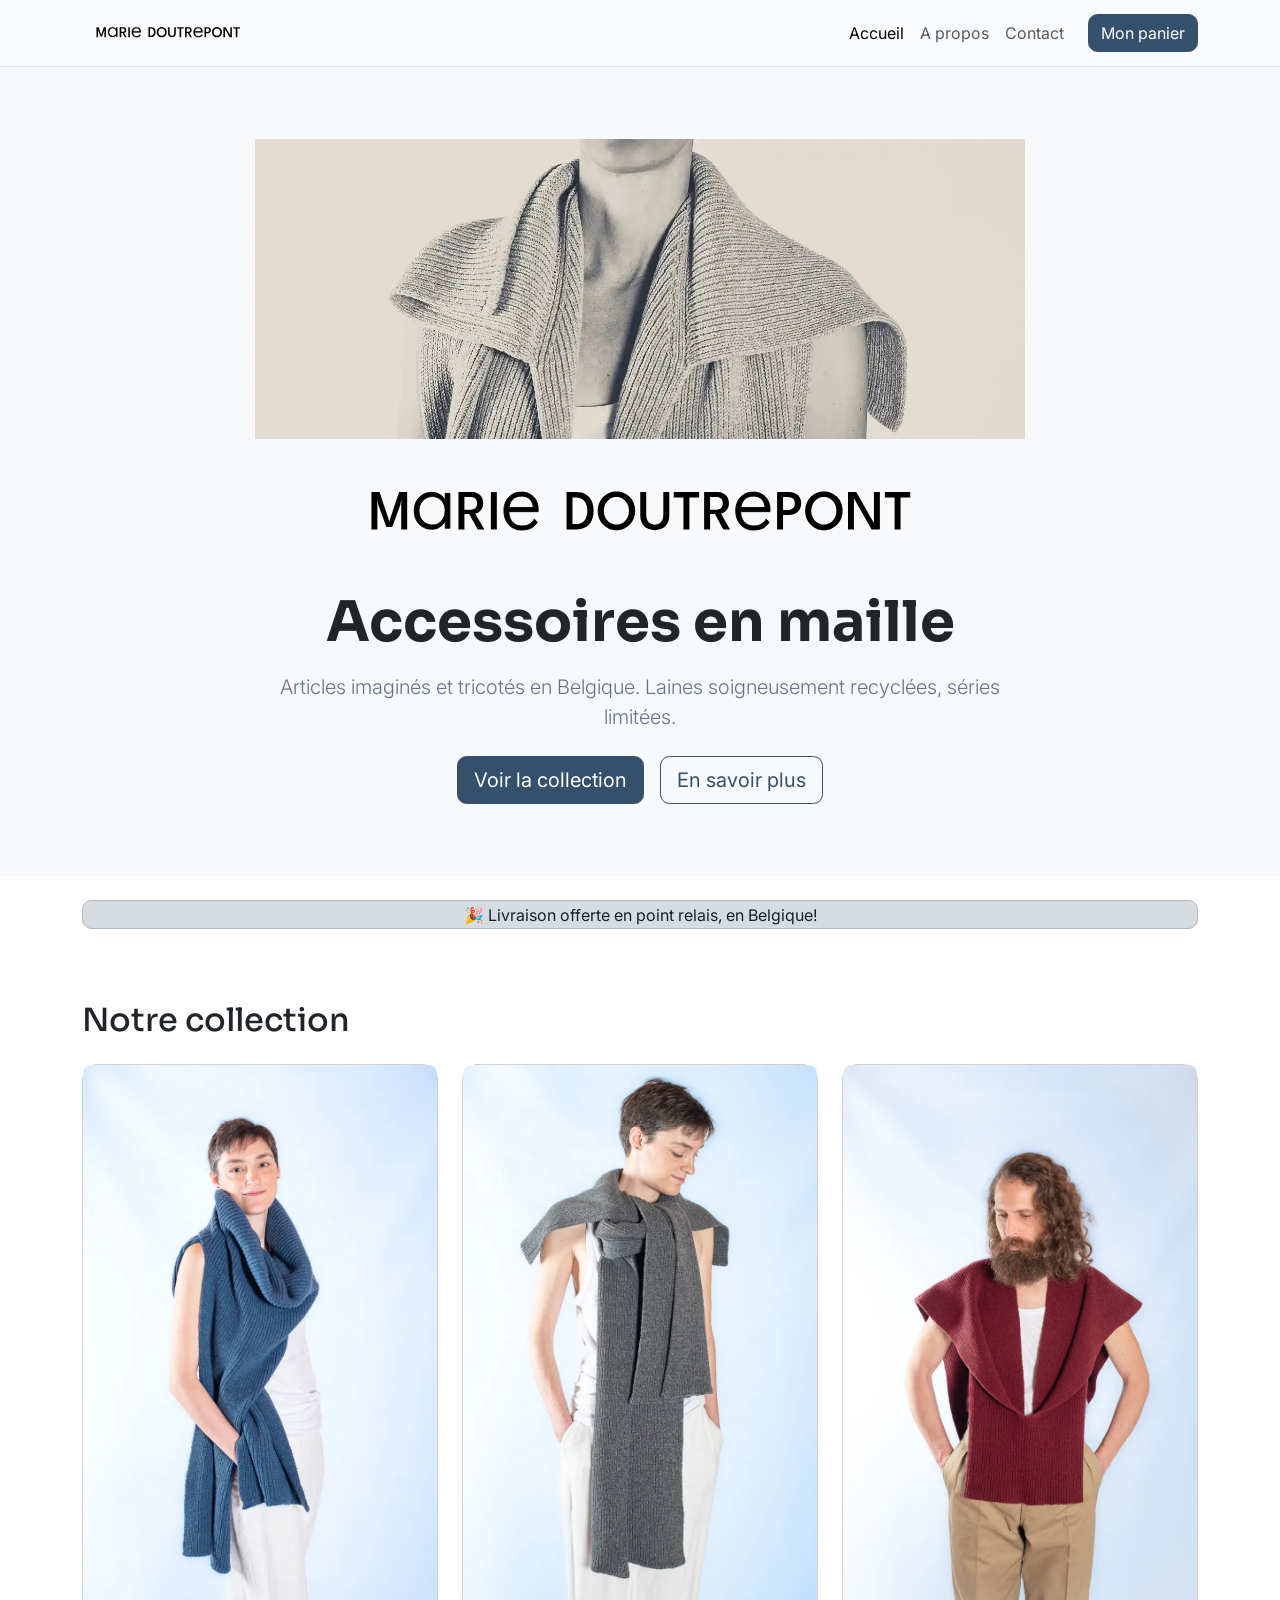
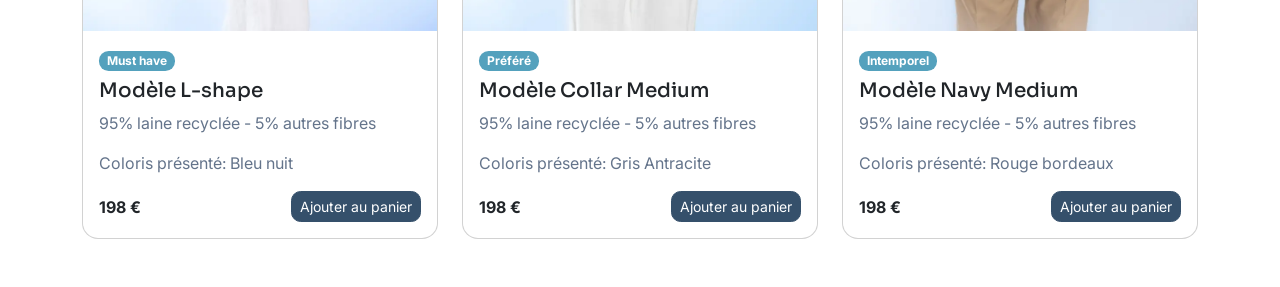
<file: index.html>
<!DOCTYPE html>
<html lang="fr">

<head>
    <meta charset="UTF-8">
    <meta name="viewport" content="width=device-width, initial-scale=1.0">
    <title>Exercice — Boutique « Atelier »</title>

    <!-- ① Police Google  -->
<link rel="preconnect" href="https://fonts.googleapis.com">
<link rel="preconnect" href="https://fonts.gstatic.com" crossorigin>
<link href="https://fonts.googleapis.com/css2?family=Inter:ital,opsz,wght@0,14..32,100..900;1,14..32,100..900&family=Sora:wght@100..800&display=swap" rel="stylesheet">

    <!-- ② Bootstrap -->
    <link href="https://cdn.jsdelivr.net/npm/bootstrap@5.3.3/dist/css/bootstrap.min.css" rel="stylesheet">

    <!-- ③ VOTRE fichier  -->
    <link rel="stylesheet" href="theme.css">
    <link rel="stylesheet" href="style.css">
</head>

<body>
    <!-- ════════ NAVBAR ════════ -->
    <nav class="navbar navbar-expand-lg navbar-light bg-light border-bottom">
        <div class="container">
            <a class="navbar-brand" href="#">
                <img src="images/marie_doutrepont_logo_vec.svg" alt="" style="height: 40px;">
            </a>
            <button class="navbar-toggler" type="button" data-bs-toggle="collapse" data-bs-target="#nav">
                <span class="navbar-toggler-icon"></span>
            </button>
            <div class="collapse navbar-collapse" id="nav">
                <ul class="navbar-nav ms-auto mb-2 mb-lg-0">
                    <li class="nav-item"><a class="nav-link active" href="./index.html">Accueil</a></li>
                    <li class="nav-item"><a class="nav-link" href="./apropos.html">A propos</a></li>
                    <li class="nav-item"><a class="nav-link" href="./contact.html">Contact</a></li>
                </ul>
                <a href="#" class="btn btn-primary ms-lg-3">Mon panier</a>
            </div>
        </div>
    </nav>

    <!-- ════════ HERO ════════ -->
    <header class="py-5 bg-body-tertiary">
        <div class="container text-center py-4">
            <img src="images/MARIE DOUTREPONT_IMAGES EFFETS-19.webp" alt="" style="height: 300px;">
            <img src="images/marie_doutrepont_logo_vec.svg" alt="" style="height: 150px;">
            <h1 class="display-4 fw-bold mb-3">Accessoires en maille</h1>
            <p class="lead text-secondary mb-4 mx-auto" style="max-width: 60ch;">
                Articles imaginés et tricotés en Belgique.
                Laines soigneusement recyclées, séries limitées.
            </p>
            <div class="d-flex gap-3 justify-content-center">
                <a href="#produits" class="btn btn-primary btn-lg">Voir la collection</a>
                <a href="#" class="btn btn-outline-primary btn-lg">En savoir plus</a>
            </div>
        </div>
    </header>

    <!-- ════════ BANDEAU PROMO ════════ -->
    <div class="container my-4">
        <div class="alert alert-primary d-flex align-items-center justify-content-center mb-0" role="alert">
            🎉 Livraison offerte en point relais, en Belgique!
        </div>
    </div>

    <!-- ════════ PRODUITS ════════ -->
    <section id="produits" class="py-5">
        <div class="container">
            <h2 class="mb-4">Notre collection</h2>
            <div class="row g-4">

                <!-- Chaque colonne porte la classe .product-card-animation (à VOUS de la coder) -->
                <div class="col-12 col-sm-6 col-lg-4 product-card-animation">
                    <div class="card h-100">
                        <img src="images/01Lshapebleu.webp" class="card-img-top" alt="écharpe laine bleu">
                        <div class="card-body">
                            <span class="badge text-bg-success mb-2">Must have</span>
                            <h5 class="card-title">Modèle L-shape</h5>
                            <p class="card-text text-secondary">95% laine recyclée - 5% autres fibres</p>
                            <p class="card-text text-secondary">Coloris présenté: Bleu nuit</p>
                            <div class="d-flex justify-content-between align-items-center">
                                <strong>198 €</strong>
                                <button class="btn btn-sm btn-primary">Ajouter au panier</button>
                            </div>
                        </div>
                    </div>
                </div>

                <div class="col-12 col-sm-6 col-lg-4 product-card-animation">
                    <div class="card h-100">
                        <img src="images/03CollarGris.webp" class="card-img-top" alt="écharpe laine gris">
                        <div class="card-body">
                            <span class="badge text-bg-success mb-2">Préféré</span>
                            <h5 class="card-title">Modèle Collar Medium</h5>
                            <p class="card-text text-secondary">95% laine recyclée - 5% autres fibres</p>
                            <p class="card-text text-secondary">Coloris présenté: Gris Antracite</p>
                            <div class="d-flex justify-content-between align-items-center">
                                <strong>198 €</strong>
                                <button class="btn btn-sm btn-primary">Ajouter au panier</button>
                            </div>
                        </div>
                    </div>
                </div>

                <div class="col-12 col-sm-6 col-lg-4 product-card-animation">
                    <div class="card h-100">
                        <img src="images/02Navybordeaux.webp" class="card-img-top" alt="écharpe laine bordeaux">
                        <div class="card-body">
                            <span class="badge text-bg-success mb-2">Intemporel</span>
                            <h5 class="card-title">Modèle Navy Medium</h5>
                            <p class="card-text text-secondary">95% laine recyclée - 5% autres fibres</p>
                            <p class="card-text text-secondary">Coloris présenté: Rouge bordeaux</p>
                            <div class="d-flex justify-content-between align-items-center">
                                <strong>198 €</strong>
                                <button class="btn btn-sm btn-primary">Ajouter au panier</button>
                            </div>
                        </div>
                    </div>
                </div>

            </div>
        </div>
    </section>
</body>

</html>
</file>
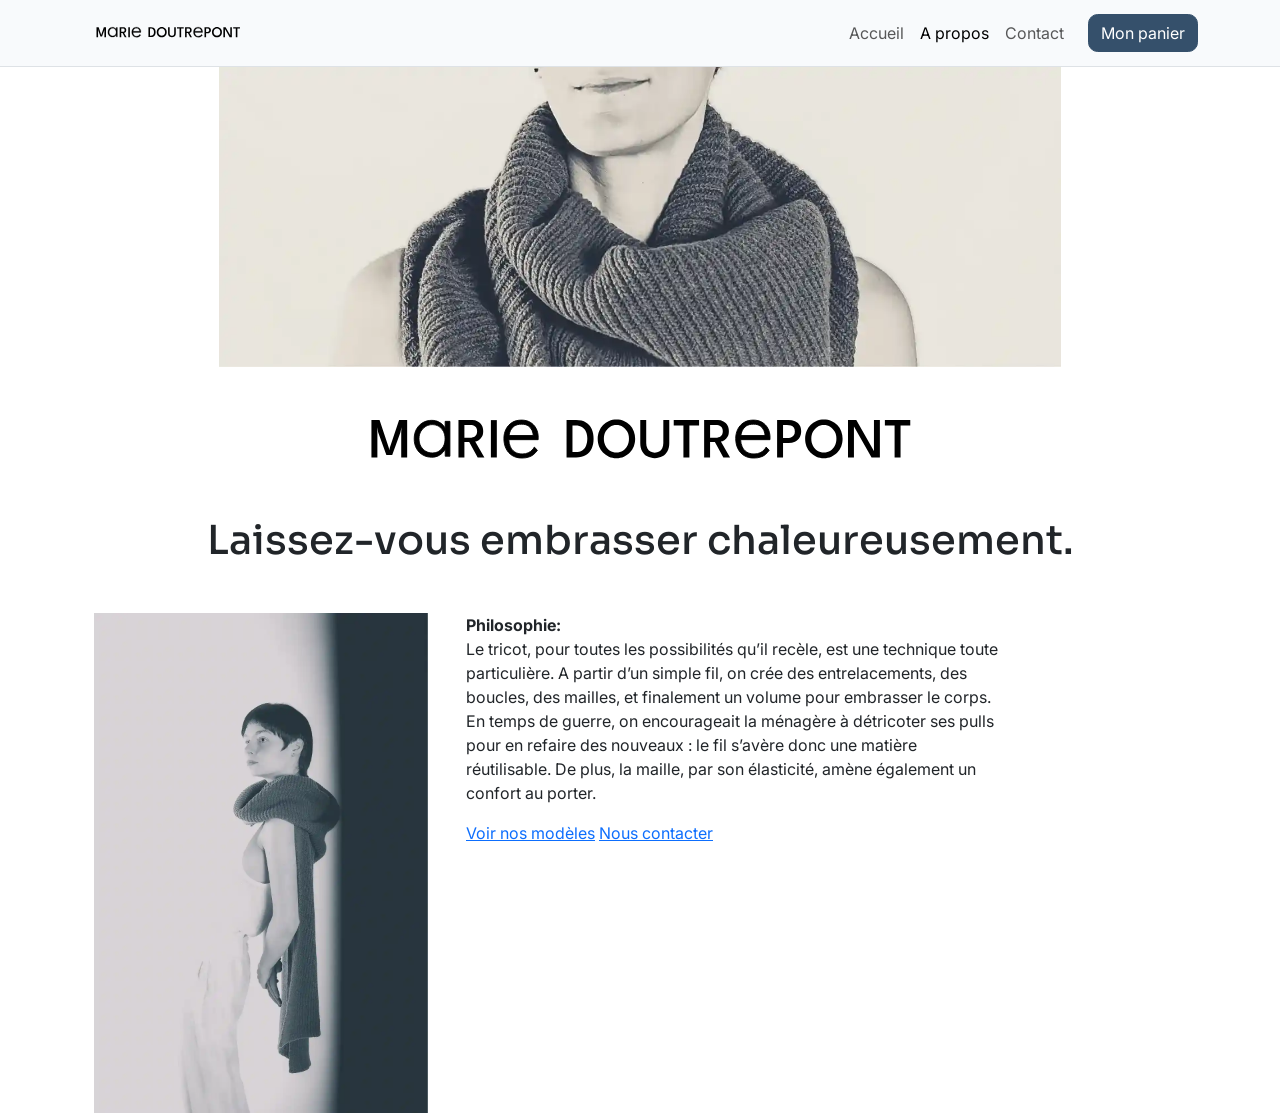
<file: apropos.html>
<!DOCTYPE html>
<html lang="fr">

<head>
    <meta charset="UTF-8">
    <meta name="viewport" content="width=device-width, initial-scale=1">
    <link rel="preconnect" href="https://fonts.googleapis.com">
    <link rel="preconnect" href="https://fonts.gstatic.com" crossorigin>
    <link
        href="https://fonts.googleapis.com/css2?family=Inter:ital,opsz,wght@0,14..32,100..900;1,14..32,100..900&family=Sora:wght@100..800&display=swap"
        rel="stylesheet">
    <!-- Bootstrap CSS -->
    <link href="https://cdn.jsdelivr.net/npm/bootstrap@5.3.0/dist/css/bootstrap.min.css" rel="stylesheet">

    <!-- Votre feuille de style -->
    <link rel="stylesheet" href="theme.css">
    <link rel="stylesheet" href="style.css">
</head>


<body>

    <!-- ↓ Votre code commence ici ↓ -->
<!-- ════════ NAVBAR ════════ -->
    <nav class="navbar navbar-expand-lg navbar-light bg-light border-bottom">
        <div class="container">
            <a class="navbar-brand" href="#">
                <img src="/images/marie_doutrepont_logo_vec.svg" alt="" style="height: 40px;">
            </a>
            <button class="navbar-toggler" type="button" data-bs-toggle="collapse" data-bs-target="#nav">
                <span class="navbar-toggler-icon"></span>
            </button>
            <div class="collapse navbar-collapse" id="nav">
                <ul class="navbar-nav ms-auto mb-2 mb-lg-0">
                    <li class="nav-item"><a class="nav-link" href="./index.html">Accueil</a></li>
                    <li class="nav-item"><a class="nav-link active" href="./apropos.html">A propos</a></li>
                    <li class="nav-item"><a class="nav-link" href="./contact.html">Contact</a></li>
                </ul>
                <a href="#" class="btn btn-primary ms-lg-3">Mon panier</a>
            </div>
        </div>
    </nav>
    <section class="">
        <div class="container">

            <!-- Colonne texte -->

            <div class="container">
                <div class="text-center">
                    <img src="/images/MARIE DOUTREPONT_IMAGES EFFETS-2.webp" alt="" style="height: 300px;">
                    <img src="/images/marie_doutrepont_logo_vec.svg" alt="" style="height: 150px;">
                    <h1 class="">
                            Laissez-vous embrasser chaleureusement.
                    </h1>
                </div>
                <div class=" mt-5">

                    <div class="row">
                        <div class="col-12 col-lg-4">
                            <img src="/images/MARIE DOUTREPONT_IMAGES EFFETS-24.webp" alt="" style="height: 500px;" />
                        </div>

                        <div class="col-12 col-lg-6">
                            <p class="fw-bold mb-0"> Philosophie: </p>
                            <p class=""> Le tricot, pour toutes les possibilités qu’il recèle, est une technique toute
                                particulière.
                                A partir d’un simple fil, on crée des entrelacements, des boucles, des mailles,
                                et finalement un volume pour embrasser le corps.
                                En temps de guerre, on encourageait la ménagère à détricoter ses pulls pour en refaire
                                des
                                nouveaux :
                                le fil s’avère donc une matière réutilisable.
                                De plus, la maille, par son élasticité, amène également un confort au porter.
                            </p>
                            <div class="">
                                <a href="#" class="">Voir nos modèles</a>
                                <a href="#" class="">Nous contacter</a>
                            </div>

                        </div>
                    </div>



                    <!-- Colonne image -->

                    <!-- Les deux boutons côte à côte -->

                </div>

    </section>

    <!-- ↑ Votre code finit ici ↑ -->

    <!-- Bootstrap JS (nécessaire pour navbar burger, dropdown…) -->
    <script src="https://cdn.jsdelivr.net/npm/bootstrap@5.3.0/dist/js/bootstrap.bundle.min.js">
    </script>

</body>

</html>
</file>
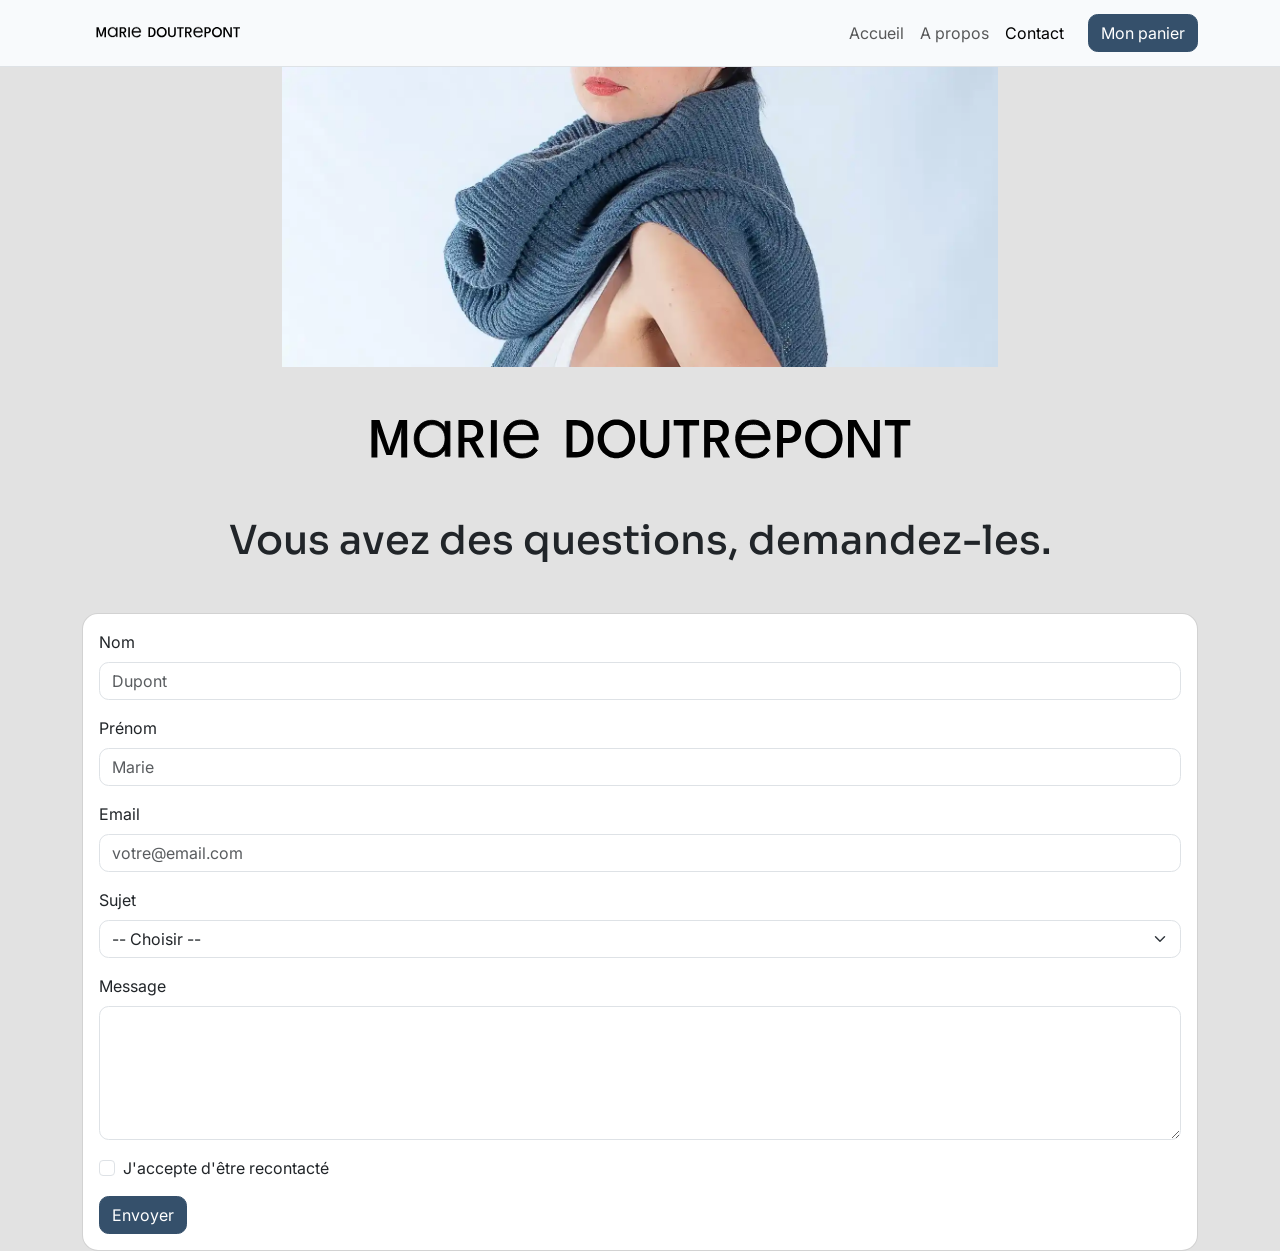
<file: contact.html>
<!DOCTYPE html>
<html lang="fr">

<head>
    <meta charset="UTF-8">
    <meta name="viewport" content="width=device-width, initial-scale=1">
<link rel="preconnect" href="https://fonts.googleapis.com">
<link rel="preconnect" href="https://fonts.gstatic.com" crossorigin>
<link href="https://fonts.googleapis.com/css2?family=Inter:ital,opsz,wght@0,14..32,100..900;1,14..32,100..900&family=Sora:wght@100..800&display=swap" rel="stylesheet">
    <!-- Bootstrap CSS -->
    <link href="https://cdn.jsdelivr.net/npm/bootstrap@5.3.0/dist/css/bootstrap.min.css" rel="stylesheet">

    <!-- Votre feuille de style -->
<link rel="stylesheet" href="theme.css">
    <link rel="stylesheet" href="style.css">
    <title>Contact Formulaire</title>
</head>

<body style="background-color: rgb(226, 226, 226);">
  <!-- ════════ NAVBAR ════════ -->
    <nav class="navbar navbar-expand-lg navbar-light bg-light border-bottom">
        <div class="container">
            <a class="navbar-brand" href="#">
                <img src="/images/marie_doutrepont_logo_vec.svg" alt="" style="height: 40px;">
            </a>
            <button class="navbar-toggler" type="button" data-bs-toggle="collapse" data-bs-target="#nav">
                <span class="navbar-toggler-icon"></span>
            </button>
            <div class="collapse navbar-collapse" id="nav">
                <ul class="navbar-nav ms-auto mb-2 mb-lg-0">
                    <li class="nav-item"><a class="nav-link" href="./index.html">Accueil</a></li>
                    <li class="nav-item"><a class="nav-link" href="./apropos.html">A propos</a></li>
                    <li class="nav-item"><a class="nav-link active" href="./contact.html">Contact</a></li>
                </ul>
                <a href="#" class="btn btn-primary ms-lg-3">Mon panier</a>
            </div>
        </div>
    </nav>



    <section class="">
        <div class="container">
            <div class="text-center">
                <img src="/images/MARIE DOUTREPONT_IMAGES EFFETS-22.webp" alt="" style="height: 300px;">
                <img src="/images/marie_doutrepont_logo_vec.svg" alt="" style="height: 150px;">
                <h1 class="">
                    Vous avez des questions, demandez-les.
                </h1>
            </div>
            <div class=" mt-5">
                <!-- Content here -->

                <iv class="card">
                    <div class="card-body">
                        <form action="">
                            <div class="mb-3">
                                <label class="form-label" for="email">Nom</label>
                                <input class="form-control" type="nom" id="nom" name="nom" placeholder="Dupont"
                                    required>
                            </div>

                            <div class="mb-3">
                                <label class="form-label" for="email">Prénom</label>
                                <input class="form-control" type="prenom" id="prenom" name="prenom" placeholder="Marie"
                                    required>
                            </div>

                            <div class="mb-3">
                                <label class="form-label" for="email">Email</label>
                                <input class="form-control" type="email" id="email" name="email"
                                    placeholder="votre@email.com" required>
                            </div>

                            <!-- 2. Select → form-select (pas form-control !) -->
                            <div class="mb-3">
                                <label class="form-label" for="sujet">Sujet</label>
                                <select class="form-select" id="sujet" name="sujet">
                                    <option value="">-- Choisir --</option>
                                    <option value="produit">Questions sur le produit</option>
                                    <option value="pointsdevente">Questions sur les points de vente</option>
                                </select>
                            </div>

                            <!-- 3. Textarea → form-control aussi -->
                            <div class="mb-3">
                                <label class="form-label" for="message">Message</label>
                                <textarea class="form-control" id="message" name="message" rows="5" required></textarea>
                            </div>

                            <!-- 4. Checkbox → form-check (structure différente !) -->
                            <div class="form-check mb-3">
                                <input class="form-check-input" type="checkbox" id="accord" name="accord">
                                <label class="form-check-label" for="accord">
                                    J'accepte d'être recontacté
                                </label>
                            </div>
                            <button class="btn btn-primary" type="submit">
                                Envoyer
                            </button>
                        </form>

                    </div>
            </div>
        </div>
    </section>
    <!-- ↓ Votre code commence ici ↓ -->
    <!-- 1. Input texte / email / tel → form-control -->



    <!-- ↑ Votre code finit ici ↑ -->

    <!-- Bootstrap JS (nécessaire pour navbar burger, dropdown…) -->
    <script src="https://cdn.jsdelivr.net/npm/bootstrap@5.3.0/dist/js/bootstrap.bundle.min.js">
    </script>

</body>

</html>
</file>
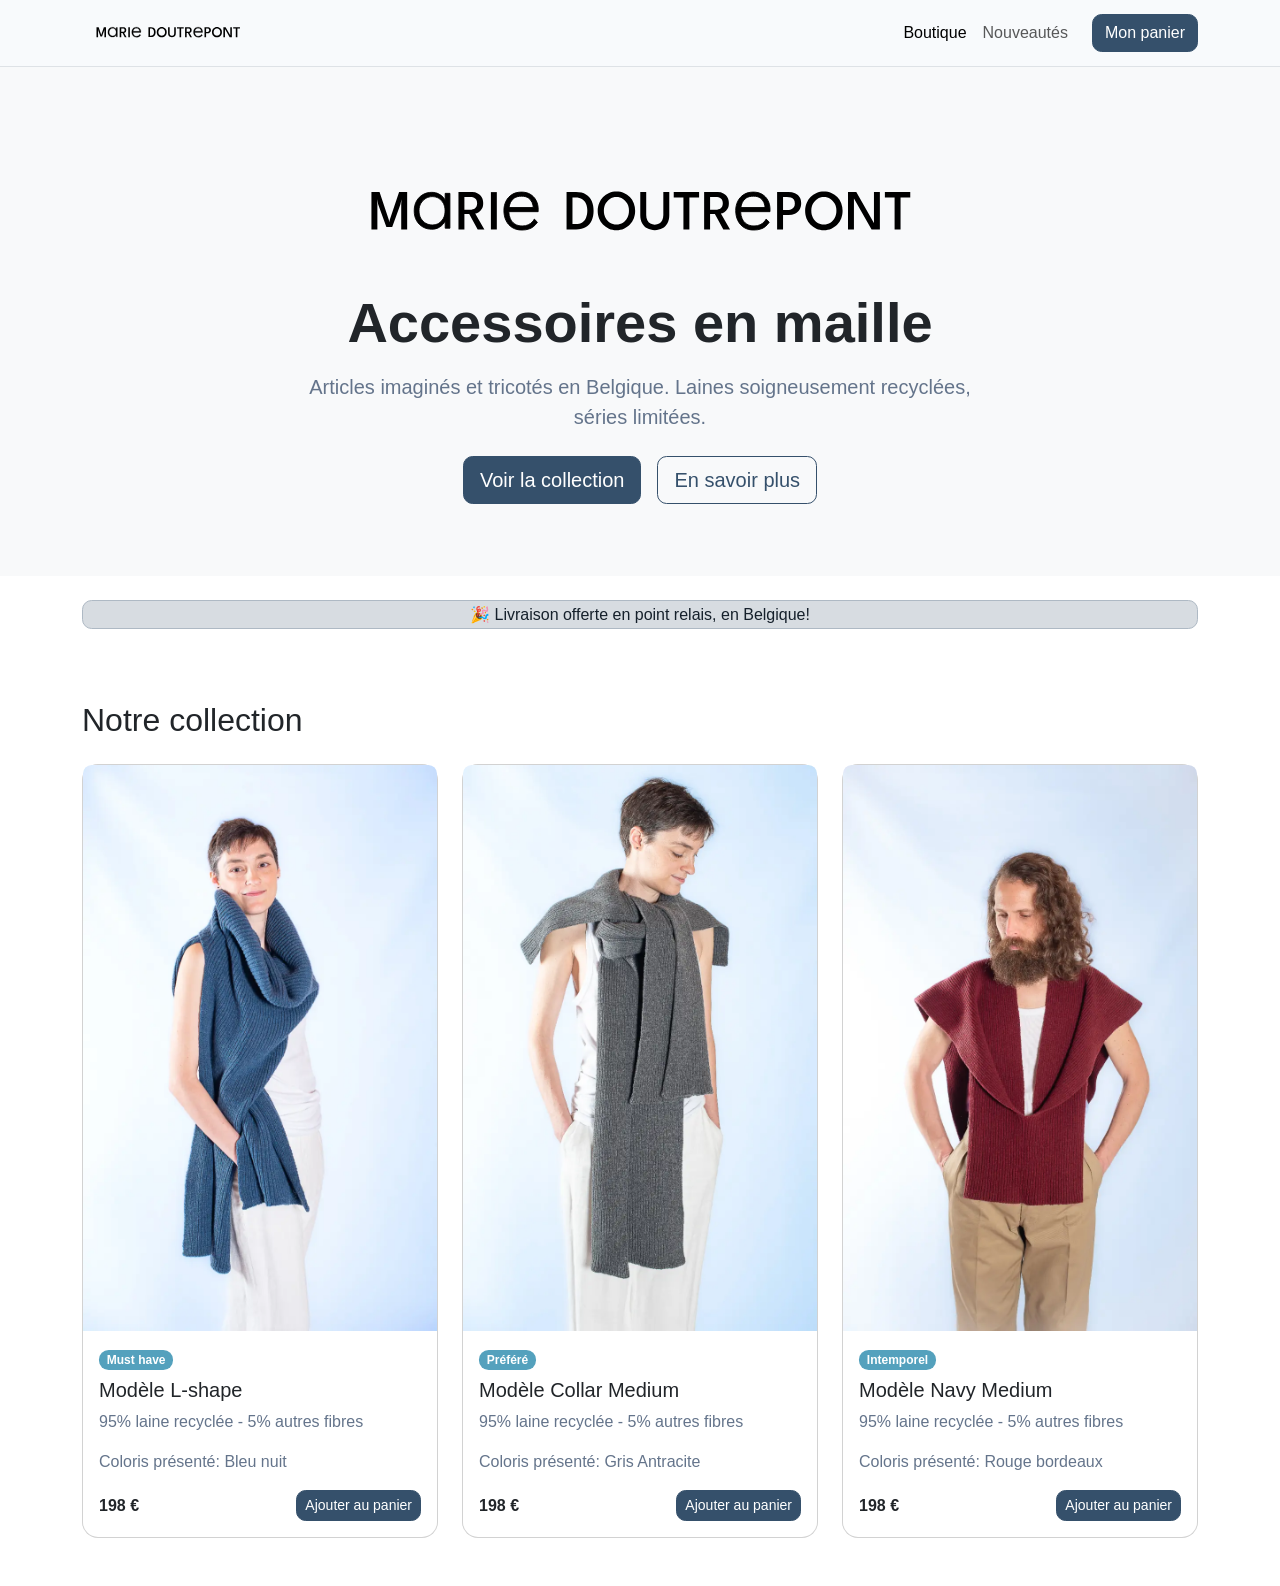
<file: portefolio202606marie.html>
<!DOCTYPE html>
<html lang="fr">

<head>
    <meta charset="UTF-8">
    <meta name="viewport" content="width=device-width, initial-scale=1.0">
    <title>Exercice — Boutique « Atelier »</title>

    <!-- ① Police Google  -->


    <!-- ② Bootstrap -->
    <link href="https://cdn.jsdelivr.net/npm/bootstrap@5.3.3/dist/css/bootstrap.min.css" rel="stylesheet">

    <!-- ③ VOTRE fichier  -->
    <link rel="stylesheet" href="theme.css">
    <link rel="stylesheet" href="style.css">
</head>

<body>
    <!-- ════════ NAVBAR ════════ -->
    <nav class="navbar navbar-expand-lg navbar-light bg-light border-bottom">
        <div class="container">
            <a class="navbar-brand" href="#">
                <img src="/images/marie_doutrepont_logo_vec.svg" alt="" style="height: 40px;">
            </a>
            <button class="navbar-toggler" type="button" data-bs-toggle="collapse" data-bs-target="#nav">
                <span class="navbar-toggler-icon"></span>
            </button>
            <div class="collapse navbar-collapse" id="nav">
                <ul class="navbar-nav ms-auto mb-2 mb-lg-0">
                    <li class="nav-item"><a class="nav-link active" href="#">Boutique</a></li>
                    <li class="nav-item"><a class="nav-link" href="#">Nouveautés</a></li>
                </ul>
                <a href="#" class="btn btn-primary ms-lg-3">Mon panier</a>
            </div>
        </div>
    </nav>

    <!-- ════════ HERO ════════ -->
    <header class="py-5 bg-body-tertiary">
        <div class="container text-center py-4">
            <img src="/images/marie_doutrepont_logo_vec.svg" alt="" style="height: 150px;">
            <h1 class="display-4 fw-bold mb-3">Accessoires en maille</h1>
            <p class="lead text-secondary mb-4 mx-auto" style="max-width: 60ch;">
                Articles imaginés et tricotés en Belgique.
                Laines soigneusement recyclées, séries limitées.
            </p>
            <div class="d-flex gap-3 justify-content-center">
                <a href="#produits" class="btn btn-primary btn-lg">Voir la collection</a>
                <a href="#" class="btn btn-outline-primary btn-lg">En savoir plus</a>
            </div>
        </div>
    </header>

    <!-- ════════ BANDEAU PROMO ════════ -->
    <div class="container my-4">
        <div class="alert alert-primary d-flex align-items-center justify-content-center mb-0" role="alert">
            🎉 Livraison offerte en point relais, en Belgique!
        </div>
    </div>

    <!-- ════════ PRODUITS ════════ -->
    <section id="produits" class="py-5">
        <div class="container">
            <h2 class="mb-4">Notre collection</h2>
            <div class="row g-4">

                <!-- Chaque colonne porte la classe .product-card-animation (à VOUS de la coder) -->
                <div class="col-12 col-sm-6 col-lg-4 product-card-animation">
                    <div class="card h-100">
                        <img src="/images/01Lshapebleu.webp" class="card-img-top" alt="écharpe laine bleu">
                        <div class="card-body">
                            <span class="badge text-bg-success mb-2">Must have</span>
                            <h5 class="card-title">Modèle L-shape</h5>
                            <p class="card-text text-secondary">95% laine recyclée - 5% autres fibres</p>
                            <p class="card-text text-secondary">Coloris présenté: Bleu nuit</p>
                            <div class="d-flex justify-content-between align-items-center">
                                <strong>198 €</strong>
                                <button class="btn btn-sm btn-primary">Ajouter au panier</button>
                            </div>
                        </div>
                    </div>
                </div>

                <div class="col-12 col-sm-6 col-lg-4 product-card-animation">
                    <div class="card h-100">
                        <img src="/images/03CollarGris.webp" class="card-img-top" alt="écharpe laine gris">
                        <div class="card-body">
                            <span class="badge text-bg-success mb-2">Préféré</span>
                            <h5 class="card-title">Modèle Collar Medium</h5>
                            <p class="card-text text-secondary">95% laine recyclée - 5% autres fibres</p>
                            <p class="card-text text-secondary">Coloris présenté: Gris Antracite</p>
                            <div class="d-flex justify-content-between align-items-center">
                                <strong>198 €</strong>
                                <button class="btn btn-sm btn-primary">Ajouter au panier</button>
                            </div>
                        </div>
                    </div>
                </div>

                <div class="col-12 col-sm-6 col-lg-4 product-card-animation">
                    <div class="card h-100">
                        <img src="/images/02Navybordeaux.webp" class="card-img-top" alt="écharpe laine bordeaux">
                        <div class="card-body">
                            <span class="badge text-bg-success mb-2">Intemporel</span>
                            <h5 class="card-title">Modèle Navy Medium</h5>
                            <p class="card-text text-secondary">95% laine recyclée - 5% autres fibres</p>
                            <p class="card-text text-secondary">Coloris présenté: Rouge bordeaux</p>
                            <div class="d-flex justify-content-between align-items-center">
                                <strong>198 €</strong>
                                <button class="btn btn-sm btn-primary">Ajouter au panier</button>
                            </div>
                        </div>
                    </div>
                </div>

            </div>
        </div>
    </section>
</body>

</html>
</file>
<file: style.css>
.alert{
    padding-top:0.1em;
    padding-bottom: 0.1em
}

.add-to-cart-button{
    
}
</file>
<file: theme.css>
/* ═══════════════════════════════════════════════════════════════════
   theme.css — Votre charte graphique Bootstrap
   ───────────────────────────────────────────────────────────────────
   À charger APRÈS le CDN de Bootstrap, JAMAIS avant :

     <link href=".../bootstrap.min.css" rel="stylesheet">
     <link href="theme.css" rel="stylesheet">   <-- ici

   PRINCIPE : on déclare nos valeurs une seule fois dans --my-*,
   puis on les branche sur les variables que Bootstrap lit vraiment.
   Pour changer tout le site → on touche UNIQUEMENT le bloc 1.
   ═══════════════════════════════════════════════════════════════════ */


/* ─────────────────────────────────────────────────────────────────
   BLOC 1 — VOS VALEURS (la seule chose à modifier)
   ───────────────────────────────────────────────────────────────── */
:root {

  /* — Couleurs — (changez le hex ; pensez à mettre à jour le -rgb plus bas) */
  --my-primary:   rgb(53, 80, 107);
  --my-secondary: #64748b;
  --my-success:   rgb(84, 161, 189);
  --my-info:      #0ea5e9;
  --my-warning:   #f59e0b;
  --my-danger:    #dc2626;
  --my-light:     #f8fafc;
  --my-dark:      #0f172a;
  
  /* — Polices — (chargez d'abord les Google Fonts dans le <head>) */
  --my-font-title: 'Sora', sans-serif;
  --my-font-body:  'Inter', sans-serif;

  /* — Arrondis — */
  --my-radius:        0.6rem;   /* arrondi de base */
  --my-radius-btn:    0.6rem;   /* boutons */
  --my-radius-card:   1rem;     /* cards */
  --my-radius-alert:  0.6rem;   /* alertes */
}


/* ─────────────────────────────────────────────────────────────────
   BLOC 2 — COULEURS : famille « vive »
   text-X, bg-X, badge text-bg-X lisent --bs-X / --bs-X-rgb.
   ⚠ Le -rgb ne se calcule pas tout seul : gardez-le synchro avec le hex.
   ───────────────────────────────────────────────────────────────── */
:root {
  --bs-primary:   var(--my-primary);    --bs-primary-rgb:   53, 80, 107;
  --bs-secondary: var(--my-secondary);  --bs-secondary-rgb: 100, 116, 139;
  --bs-success:   var(--my-success);    --bs-success-rgb:   84, 161, 189;
  --bs-info:      var(--my-info);       --bs-info-rgb:      14, 165, 233;
  --bs-warning:   var(--my-warning);    --bs-warning-rgb:   245, 158, 11;
  --bs-danger:    var(--my-danger);     --bs-danger-rgb:    220, 38, 38;
  --bs-light:     var(--my-light);      --bs-light-rgb:     248, 250, 252;
  --bs-dark:      var(--my-dark);       --bs-dark-rgb:      15, 23, 42;

  /* Liens */
  --bs-link-color:       var(--my-primary);
  --bs-link-hover-color: color-mix(in srgb, var(--my-primary) 80%, black);
}


/* ─────────────────────────────────────────────────────────────────
   BLOC 3 — COULEURS : famille « subtle » (alertes, list-group…)
   Dérivée automatiquement de vos couleurs avec color-mix
   (exactement ce que fait Sass : tint pour les fonds, shade pour le texte).
   ───────────────────────────────────────────────────────────────── */
:root {
  --bs-primary-bg-subtle:     color-mix(in srgb, var(--my-primary) 20%, white);
  --bs-primary-border-subtle: color-mix(in srgb, var(--my-primary) 40%, white);
  --bs-primary-text-emphasis: color-mix(in srgb, var(--my-primary) 40%, black);

  --bs-secondary-bg-subtle:     color-mix(in srgb, var(--my-secondary) 20%, white);
  --bs-secondary-border-subtle: color-mix(in srgb, var(--my-secondary) 40%, white);
  --bs-secondary-text-emphasis: color-mix(in srgb, var(--my-secondary) 40%, black);

  --bs-success-bg-subtle:     color-mix(in srgb, var(--my-success) 20%, white);
  --bs-success-border-subtle: color-mix(in srgb, var(--my-success) 40%, white);
  --bs-success-text-emphasis: color-mix(in srgb, var(--my-success) 40%, black);

  --bs-info-bg-subtle:     color-mix(in srgb, var(--my-info) 20%, white);
  --bs-info-border-subtle: color-mix(in srgb, var(--my-info) 40%, white);
  --bs-info-text-emphasis: color-mix(in srgb, var(--my-info) 40%, black);

  --bs-warning-bg-subtle:     color-mix(in srgb, var(--my-warning) 20%, white);
  --bs-warning-border-subtle: color-mix(in srgb, var(--my-warning) 40%, white);
  --bs-warning-text-emphasis: color-mix(in srgb, var(--my-warning) 40%, black);

  --bs-danger-bg-subtle:     color-mix(in srgb, var(--my-danger) 20%, white);
  --bs-danger-border-subtle: color-mix(in srgb, var(--my-danger) 40%, white);
  --bs-danger-text-emphasis: color-mix(in srgb, var(--my-danger) 40%, black);
}


/* ─────────────────────────────────────────────────────────────────
   BLOC 4 — POLICES
   Corps : variable native. Titres : pas de variable → surcharge directe.
   ───────────────────────────────────────────────────────────────── */
:root {
  --bs-body-font-family: var(--my-font-body);
}

h1, h2, h3, h4, h5, h6,
.h1, .h2, .h3, .h4, .h5, .h6,
.display-1, .display-2, .display-3,
.display-4, .display-5, .display-6 {
  font-family: var(--my-font-title);
}


/* ─────────────────────────────────────────────────────────────────
   BLOC 5 — ARRONDIS
   La base cascade vers la plupart des composants ; on précise
   ensuite par composant pour un contrôle fin.
   ───────────────────────────────────────────────────────────────── */
:root {
  --bs-border-radius: var(--my-radius);
}
.btn   { --bs-btn-border-radius:   var(--my-radius-btn); }
.card  { --bs-card-border-radius:  var(--my-radius-card); }
.alert { --bs-alert-border-radius: var(--my-radius-alert); }


/* ─────────────────────────────────────────────────────────────────
   BLOC 6 — BOUTONS (famille « composant »)
   Les boutons NE lisent PAS --bs-primary : ils lisent --bs-btn-*.
   Survol/actif dérivés en assombrissant la couleur de base (shade).
   ───────────────────────────────────────────────────────────────── */
.btn-primary {
  --bs-btn-bg: var(--my-primary);
  --bs-btn-border-color: var(--my-primary);
  --bs-btn-hover-bg: color-mix(in srgb, var(--my-primary) 85%, black);
  --bs-btn-hover-border-color: color-mix(in srgb, var(--my-primary) 80%, black);
  --bs-btn-active-bg: color-mix(in srgb, var(--my-primary) 80%, black);
  --bs-btn-active-border-color: color-mix(in srgb, var(--my-primary) 75%, black);
}
.btn-secondary {
  --bs-btn-bg: var(--my-secondary);
  --bs-btn-border-color: var(--my-secondary);
  --bs-btn-hover-bg: color-mix(in srgb, var(--my-secondary) 85%, black);
  --bs-btn-hover-border-color: color-mix(in srgb, var(--my-secondary) 80%, black);
  --bs-btn-active-bg: color-mix(in srgb, var(--my-secondary) 80%, black);
}
.btn-success {
  --bs-btn-bg: var(--my-success);
  --bs-btn-border-color: var(--my-success);
  --bs-btn-hover-bg: color-mix(in srgb, var(--my-success) 85%, black);
  --bs-btn-hover-border-color: color-mix(in srgb, var(--my-success) 80%, black);
  --bs-btn-active-bg: color-mix(in srgb, var(--my-success) 80%, black);
}
.btn-info {
  --bs-btn-bg: var(--my-info);
  --bs-btn-border-color: var(--my-info);
  --bs-btn-hover-bg: color-mix(in srgb, var(--my-info) 85%, black);
  --bs-btn-hover-border-color: color-mix(in srgb, var(--my-info) 80%, black);
  --bs-btn-active-bg: color-mix(in srgb, var(--my-info) 80%, black);
}
.btn-warning {
  --bs-btn-bg: var(--my-warning);
  --bs-btn-border-color: var(--my-warning);
  --bs-btn-hover-bg: color-mix(in srgb, var(--my-warning) 88%, black);
  --bs-btn-hover-border-color: color-mix(in srgb, var(--my-warning) 83%, black);
  --bs-btn-active-bg: color-mix(in srgb, var(--my-warning) 83%, black);
}
.btn-danger {
  --bs-btn-bg: var(--my-danger);
  --bs-btn-border-color: var(--my-danger);
  --bs-btn-hover-bg: color-mix(in srgb, var(--my-danger) 85%, black);
  --bs-btn-hover-border-color: color-mix(in srgb, var(--my-danger) 80%, black);
  --bs-btn-active-bg: color-mix(in srgb, var(--my-danger) 80%, black);
}
.btn-light {
  --bs-btn-bg: var(--my-light);
  --bs-btn-border-color: var(--my-light);
  --bs-btn-hover-bg: color-mix(in srgb, var(--my-light) 92%, black);
  --bs-btn-hover-border-color: color-mix(in srgb, var(--my-light) 88%, black);
  --bs-btn-active-bg: color-mix(in srgb, var(--my-light) 88%, black);
}
.btn-dark {
  --bs-btn-bg: var(--my-dark);
  --bs-btn-border-color: var(--my-dark);
  /* le dark est déjà sombre : on ÉCLAIRCIT au survol (mix avec blanc) */
  --bs-btn-hover-bg: color-mix(in srgb, var(--my-dark) 85%, white);
  --bs-btn-hover-border-color: color-mix(in srgb, var(--my-dark) 80%, white);
  --bs-btn-active-bg: color-mix(in srgb, var(--my-dark) 80%, white);
}

/* Variantes outline : reprennent la couleur, fond au survol */
.btn-outline-primary {
  --bs-btn-color: var(--my-primary);
  --bs-btn-border-color: var(--my-primary);
  --bs-btn-hover-bg: var(--my-primary);
  --bs-btn-hover-border-color: var(--my-primary);
  --bs-btn-active-bg: var(--my-primary);
}


/* ─────────────────────────────────────────────────────────────────
   BLOC 7 — VOS PROPRES CLASSES (comportements sur-mesure)
   Quand Bootstrap ne fournit pas ce qu'on veut (ici une animation
   d'apparition), on invente NOTRE classe et on écrit son CSS.
   Ce n'est ni une variable, ni une surcharge : c'est du neuf.
   ───────────────────────────────────────────────────────────────── */

/* 1. On définit l'animation */
@keyframes productFadeUp {
  from { opacity: 0; transform: translateY(24px); }
  to   { opacity: 1; transform: translateY(0); }
}

/* 2. On crée notre classe et on l'applique dans le HTML */
.product-card-animation {
  opacity: 0;                                   /* état de départ */
  animation: productFadeUp 0.6s ease forwards;  /* forwards = garde l'état final */
}

/* 3. Effet de cascade : chaque card démarre un peu après la précédente */
.product-card-animation:nth-child(1) { animation-delay: 0.05s; }
.product-card-animation:nth-child(2) { animation-delay: 0.15s; }
.product-card-animation:nth-child(3) { animation-delay: 0.25s; }
.product-card-animation:nth-child(4) { animation-delay: 0.35s; }

/* 4. Bonus : on combine avec une surcharge de .card pour le survol */
.product-card-animation .card,
.product-card-animation.card {
  transition: transform 0.3s ease, box-shadow 0.3s ease;
}
.product-card-animation .card:hover,
.product-card-animation.card:hover {
  transform: translateY(-6px);
  box-shadow: 0 16px 40px rgba(0, 0, 0, 0.12);
}
</file>
